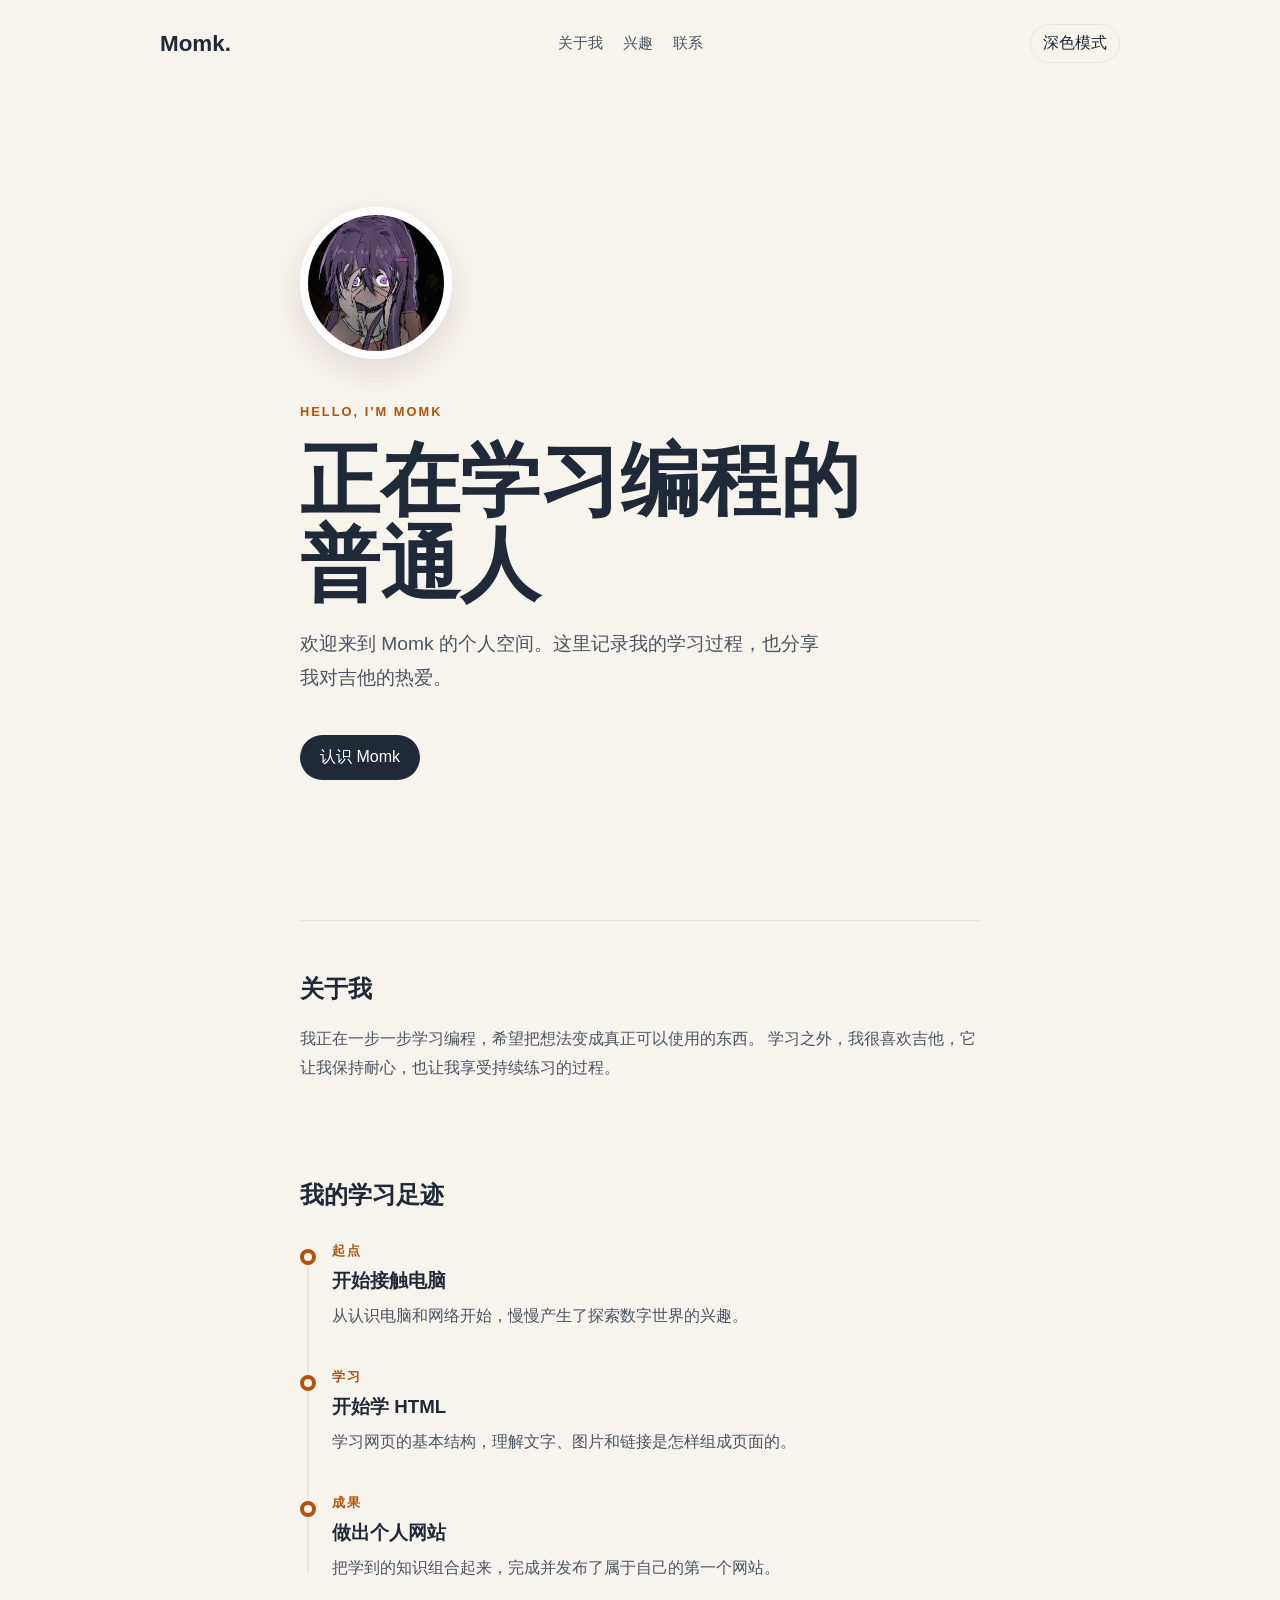
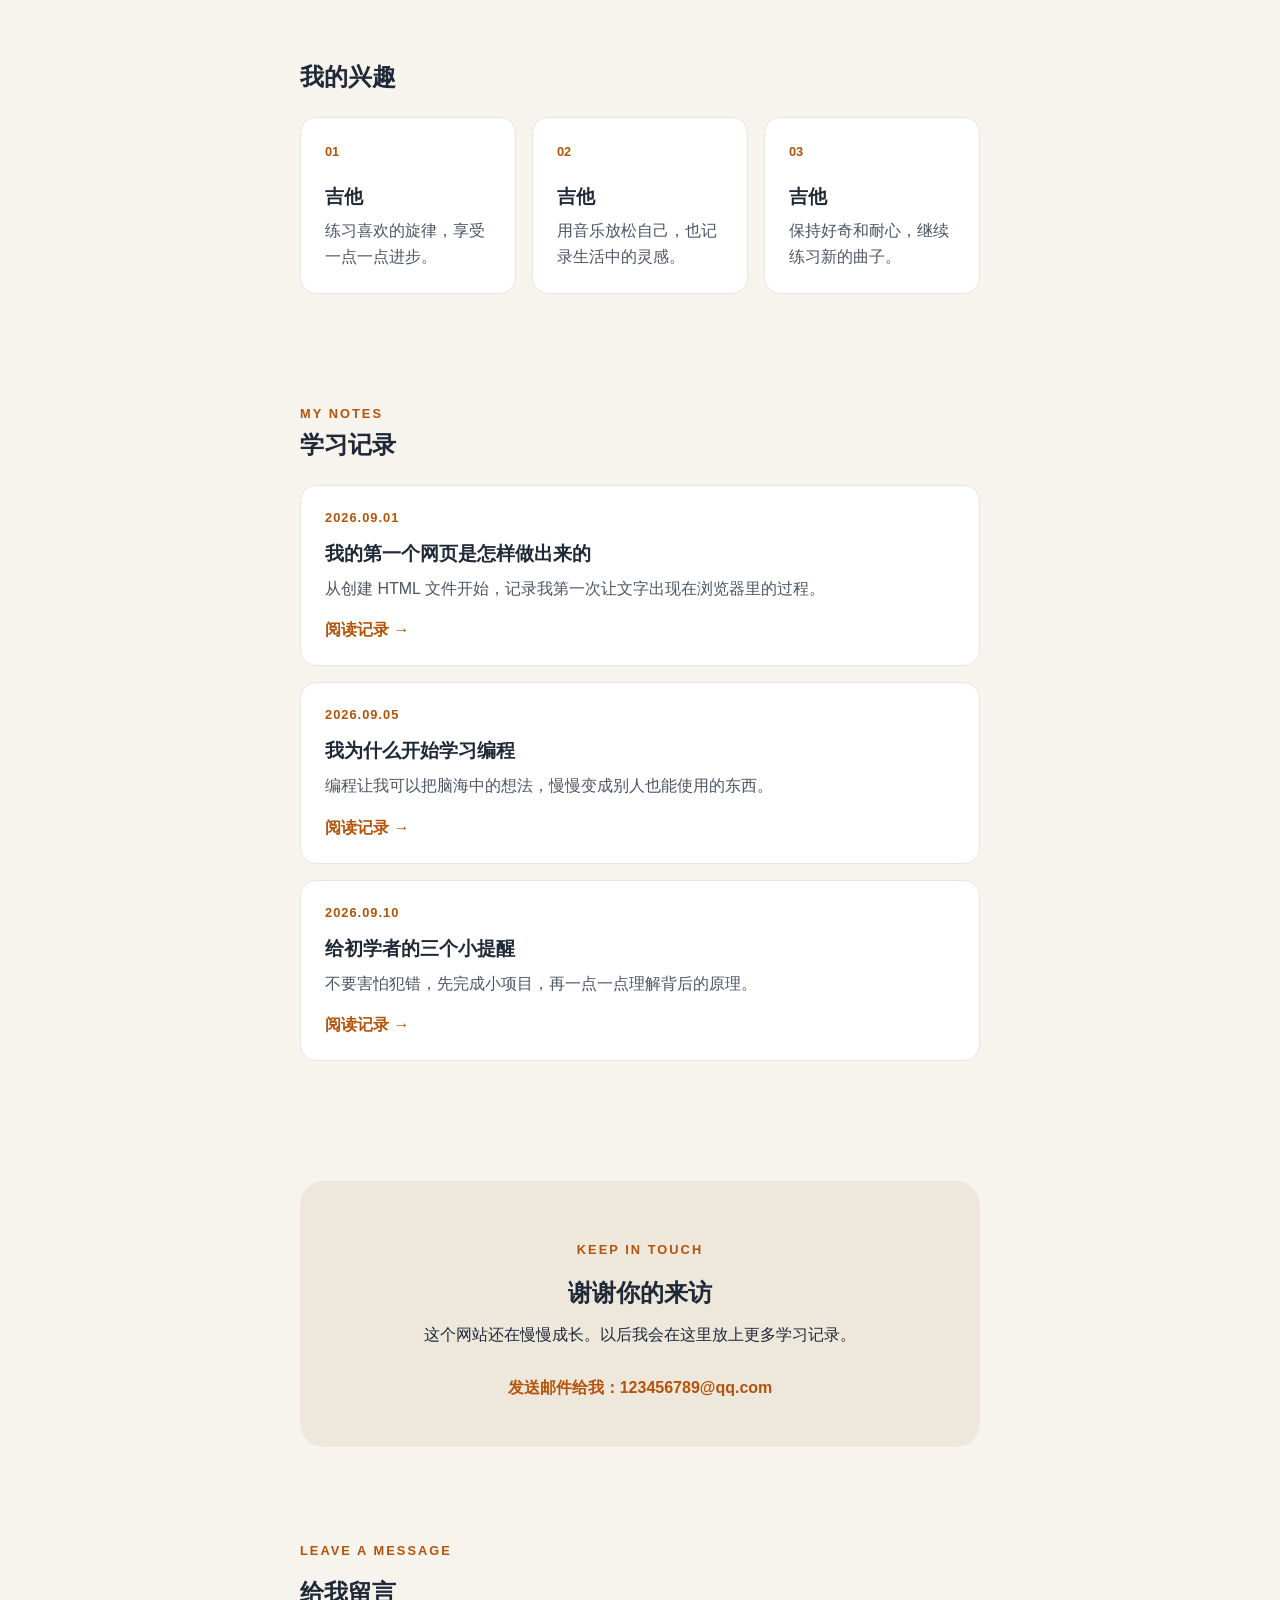
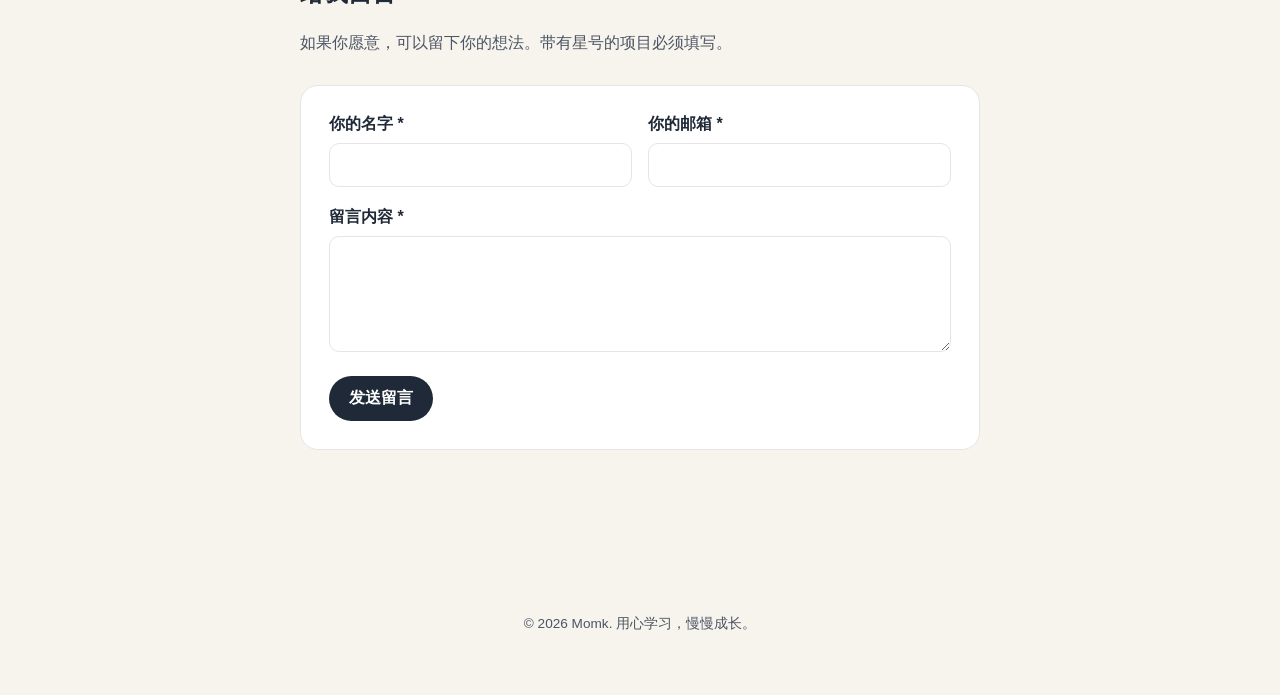
<file: index.html>
<!doctype html>
<html lang="zh-CN">
  <head>
    <meta charset="UTF-8">
    <meta name="viewport" content="width=device-width, initial-scale=1.0">
    <title>Momk | 个人网站</title>
    <meta
      name="description"
      content="Momk 的个人网站，记录编程学习和对吉他的热爱。"
    >
    <meta property="og:type" content="website">
    <meta property="og:title" content="Momk | 个人网站">
    <meta property="og:description" content="Momk 的个人网站，记录编程学习和对吉他的热爱。">
    <meta property="og:url" content="https://iqob99.github.io/my-life-website/">
    <meta property="og:site_name" content="Momk 的个人网站">
    <meta property="og:image" content="https://iqob99.github.io/my-life-website/pic1.jpg">
    <meta name="twitter:card" content="summary_large_image">
    <meta name="twitter:image" content="https://iqob99.github.io/my-life-website/pic1.jpg">
    <link rel="canonical" href="https://iqob99.github.io/my-life-website/">
    <link rel="stylesheet" href="style.css?v=22">
  </head>
  <body>
    <a class="skip-link" href="#main-content">跳到主要内容</a>
    <header class="site-header">
      <a class="logo" href="#">Momk.</a>
      <nav aria-label="主要导航">
        <a href="#about">关于我</a>
        <a href="#interests">兴趣</a>
        <a href="#contact">联系</a>
      </nav>
      <button class="theme-toggle" type="button" aria-pressed="false">
        深色模式
      </button>
    </header>

    <main id="main-content" class="page">
      <button class="profile-button" type="button" aria-label="放大查看 Momk 的个人照片">
        <img class="profile-image" src="pic1.jpg" alt="Momk 的个人照片">
      </button>
      <p class="eyebrow">HELLO, I'M MOMK</p>
      <h1>正在学习编程的普通人</h1>
      <p class="intro">
        欢迎来到 Momk 的个人空间。这里记录我的学习过程，也分享我对吉他的热爱。
      </p>
      <a class="button" href="#about">认识 Momk</a>

      <section id="about" class="about">
        <h2>关于我</h2>
        <p>
          我正在一步一步学习编程，希望把想法变成真正可以使用的东西。
          学习之外，我很喜欢吉他，它让我保持耐心，也让我享受持续练习的过程。
        </p>
      </section>

      <section class="journey" aria-labelledby="journey-title">
        <h2 id="journey-title">我的学习足迹</h2>
        <ol class="timeline">
          <li class="timeline-item">
            <span class="timeline-marker" aria-hidden="true"></span>
            <p class="timeline-label">起点</p>
            <h3>开始接触电脑</h3>
            <p>从认识电脑和网络开始，慢慢产生了探索数字世界的兴趣。</p>
          </li>
          <li class="timeline-item">
            <span class="timeline-marker" aria-hidden="true"></span>
            <p class="timeline-label">学习</p>
            <h3>开始学 HTML</h3>
            <p>学习网页的基本结构，理解文字、图片和链接是怎样组成页面的。</p>
          </li>
          <li class="timeline-item">
            <span class="timeline-marker" aria-hidden="true"></span>
            <p class="timeline-label">成果</p>
            <h3>做出个人网站</h3>
            <p>把学到的知识组合起来，完成并发布了属于自己的第一个网站。</p>
          </li>
        </ol>
      </section>

      <section id="interests" class="interests" aria-labelledby="interests-title">
        <h2 id="interests-title">我的兴趣</h2>
        <div class="interest-list">
          <article class="interest-card">
            <span class="interest-number">01</span>
            <h3>吉他</h3>
            <p>练习喜欢的旋律，享受一点一点进步。</p>
          </article>
          <article class="interest-card">
            <span class="interest-number">02</span>
            <h3>吉他</h3>
            <p>用音乐放松自己，也记录生活中的灵感。</p>
          </article>
          <article class="interest-card">
            <span class="interest-number">03</span>
            <h3>吉他</h3>
            <p>保持好奇和耐心，继续练习新的曲子。</p>
          </article>
        </div>
      </section>

      <section class="blog" aria-labelledby="blog-title">
        <div class="section-heading">
          <p class="eyebrow">MY NOTES</p>
          <h2 id="blog-title">学习记录</h2>
        </div>
        <div class="article-list">
          <article class="article-card">
            <p class="article-date">2026.09.01</p>
            <h3>我的第一个网页是怎样做出来的</h3>
            <p>从创建 HTML 文件开始，记录我第一次让文字出现在浏览器里的过程。</p>
            <a href="posts/first-webpage.html">阅读记录 <span aria-hidden="true">→</span></a>
          </article>
          <article class="article-card">
            <p class="article-date">2026.09.05</p>
            <h3>我为什么开始学习编程</h3>
            <p>编程让我可以把脑海中的想法，慢慢变成别人也能使用的东西。</p>
            <a href="posts/why-coding.html">阅读记录 <span aria-hidden="true">→</span></a>
          </article>
          <article class="article-card">
            <p class="article-date">2026.09.10</p>
            <h3>给初学者的三个小提醒</h3>
            <p>不要害怕犯错，先完成小项目，再一点一点理解背后的原理。</p>
            <a href="posts/beginner-tips.html">阅读记录 <span aria-hidden="true">→</span></a>
          </article>
        </div>
      </section>

      <section id="contact" class="contact">
        <p class="eyebrow">KEEP IN TOUCH</p>
        <h2>谢谢你的来访</h2>
        <p>这个网站还在慢慢成长。以后我会在这里放上更多学习记录。</p>
        <a class="email-link" href="mailto:123456789@qq.com">
          发送邮件给我：123456789@qq.com
        </a>
      </section>

      <section class="message-section" aria-labelledby="message-title">
        <p class="eyebrow">LEAVE A MESSAGE</p>
        <h2 id="message-title">给我留言</h2>
        <p class="form-note">
          如果你愿意，可以留下你的想法。带有星号的项目必须填写。
        </p>
        <form
          class="message-form"
          action="https://formspree.io/f/xqpkjgvj"
          method="POST"
        >
          <div class="form-row">
            <div class="form-field">
              <label for="name">你的名字 *</label>
              <input id="name" name="name" type="text" required>
            </div>
            <div class="form-field">
              <label for="email">你的邮箱 *</label>
              <input id="email" name="email" type="email" required>
            </div>
          </div>

          <div class="form-field">
            <label for="message">留言内容 *</label>
            <textarea id="message" name="message" rows="5" required></textarea>
          </div>

          <button class="submit-button" type="submit">发送留言</button>
        </form>
      </section>
    </main>

    <dialog class="image-dialog">
      <button class="dialog-close" type="button" aria-label="关闭大图">×</button>
      <img src="pic1.jpg" alt="Momk 的个人照片">
    </dialog>

    <footer class="site-footer">
      <p>© 2026 Momk. 用心学习，慢慢成长。</p>
    </footer>

    <button class="back-to-top" type="button">回到顶部 ↑</button>
    <script src="script.js"></script>
  </body>
</html>
</file>
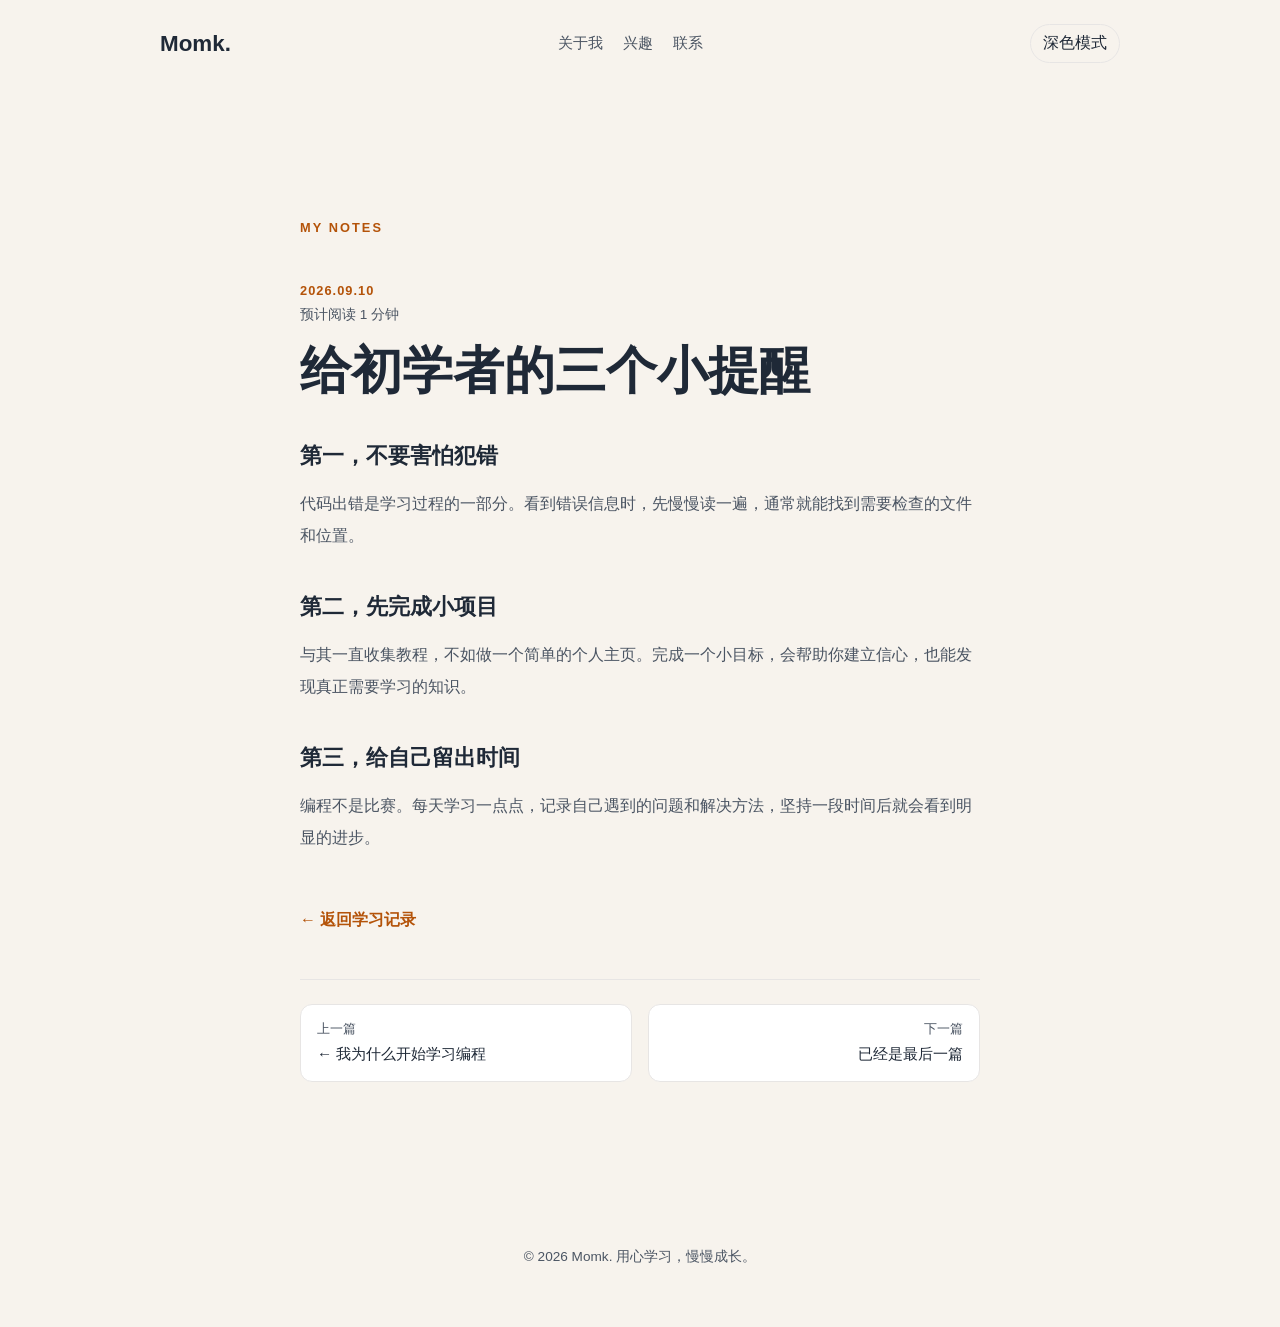
<file: posts/beginner-tips.html>
<!doctype html>
<html lang="zh-CN">
  <head>
    <meta charset="UTF-8">
    <meta name="viewport" content="width=device-width, initial-scale=1.0">
    <title>给初学者的三个小提醒 | Momk</title>
    <meta name="description" content="给刚开始学习编程的人的三个小提醒。">
    <meta property="og:type" content="article">
    <meta property="og:title" content="给初学者的三个小提醒 | Momk">
    <meta property="og:description" content="给刚开始学习编程的人的三个小提醒。">
    <meta property="og:url" content="https://iqob99.github.io/my-life-website/posts/beginner-tips.html">
    <meta property="og:site_name" content="Momk 的个人网站">
    <meta property="og:image" content="https://iqob99.github.io/my-life-website/pic1.jpg">
    <meta name="twitter:card" content="summary_large_image">
    <meta name="twitter:image" content="https://iqob99.github.io/my-life-website/pic1.jpg">
    <meta property="article:published_time" content="2026-09-10">
    <link rel="canonical" href="https://iqob99.github.io/my-life-website/posts/beginner-tips.html">
    <link rel="stylesheet" href="../style.css?v=22">
  </head>
  <body>
    <a class="skip-link" href="#main-content">跳到主要内容</a>
    <div class="reading-progress" role="progressbar" aria-label="文章阅读进度" aria-valuemin="0" aria-valuemax="100" aria-valuenow="0"></div>
    <header class="site-header">
      <a class="logo" href="../index.html">Momk.</a>
      <nav aria-label="主要导航">
        <a href="../index.html#about">关于我</a>
        <a href="../index.html#interests">兴趣</a>
        <a href="../index.html#contact">联系</a>
      </nav>
      <button class="theme-toggle" type="button" aria-pressed="false">深色模式</button>
    </header>
    <main id="main-content" class="page article-detail">
      <p class="eyebrow">MY NOTES</p>
      <p class="article-date">2026.09.10</p>
      <p class="reading-time">正在计算阅读时间……</p>
      <h1>给初学者的三个小提醒</h1>
      <div class="article-body">
        <h2>第一，不要害怕犯错</h2>
        <p>代码出错是学习过程的一部分。看到错误信息时，先慢慢读一遍，通常就能找到需要检查的文件和位置。</p>
        <h2>第二，先完成小项目</h2>
        <p>与其一直收集教程，不如做一个简单的个人主页。完成一个小目标，会帮助你建立信心，也能发现真正需要学习的知识。</p>
        <h2>第三，给自己留出时间</h2>
        <p>编程不是比赛。每天学习一点点，记录自己遇到的问题和解决方法，坚持一段时间后就会看到明显的进步。</p>
      </div>
      <a class="back-link" href="../index.html#blog-title">← 返回学习记录</a>
      <nav class="article-navigation" aria-label="文章导航">
        <a href="why-coding.html">
          <small>上一篇</small>
          ← 我为什么开始学习编程
        </a>
        <a href="../index.html#blog-title">
          <small>下一篇</small>
          已经是最后一篇
        </a>
      </nav>
    </main>
    <footer class="site-footer">
      <p>© 2026 Momk. 用心学习，慢慢成长。</p>
    </footer>
    <button class="back-to-top" type="button">回到顶部 ↑</button>
    <script src="../script.js"></script>
  </body>
</html>
</file>
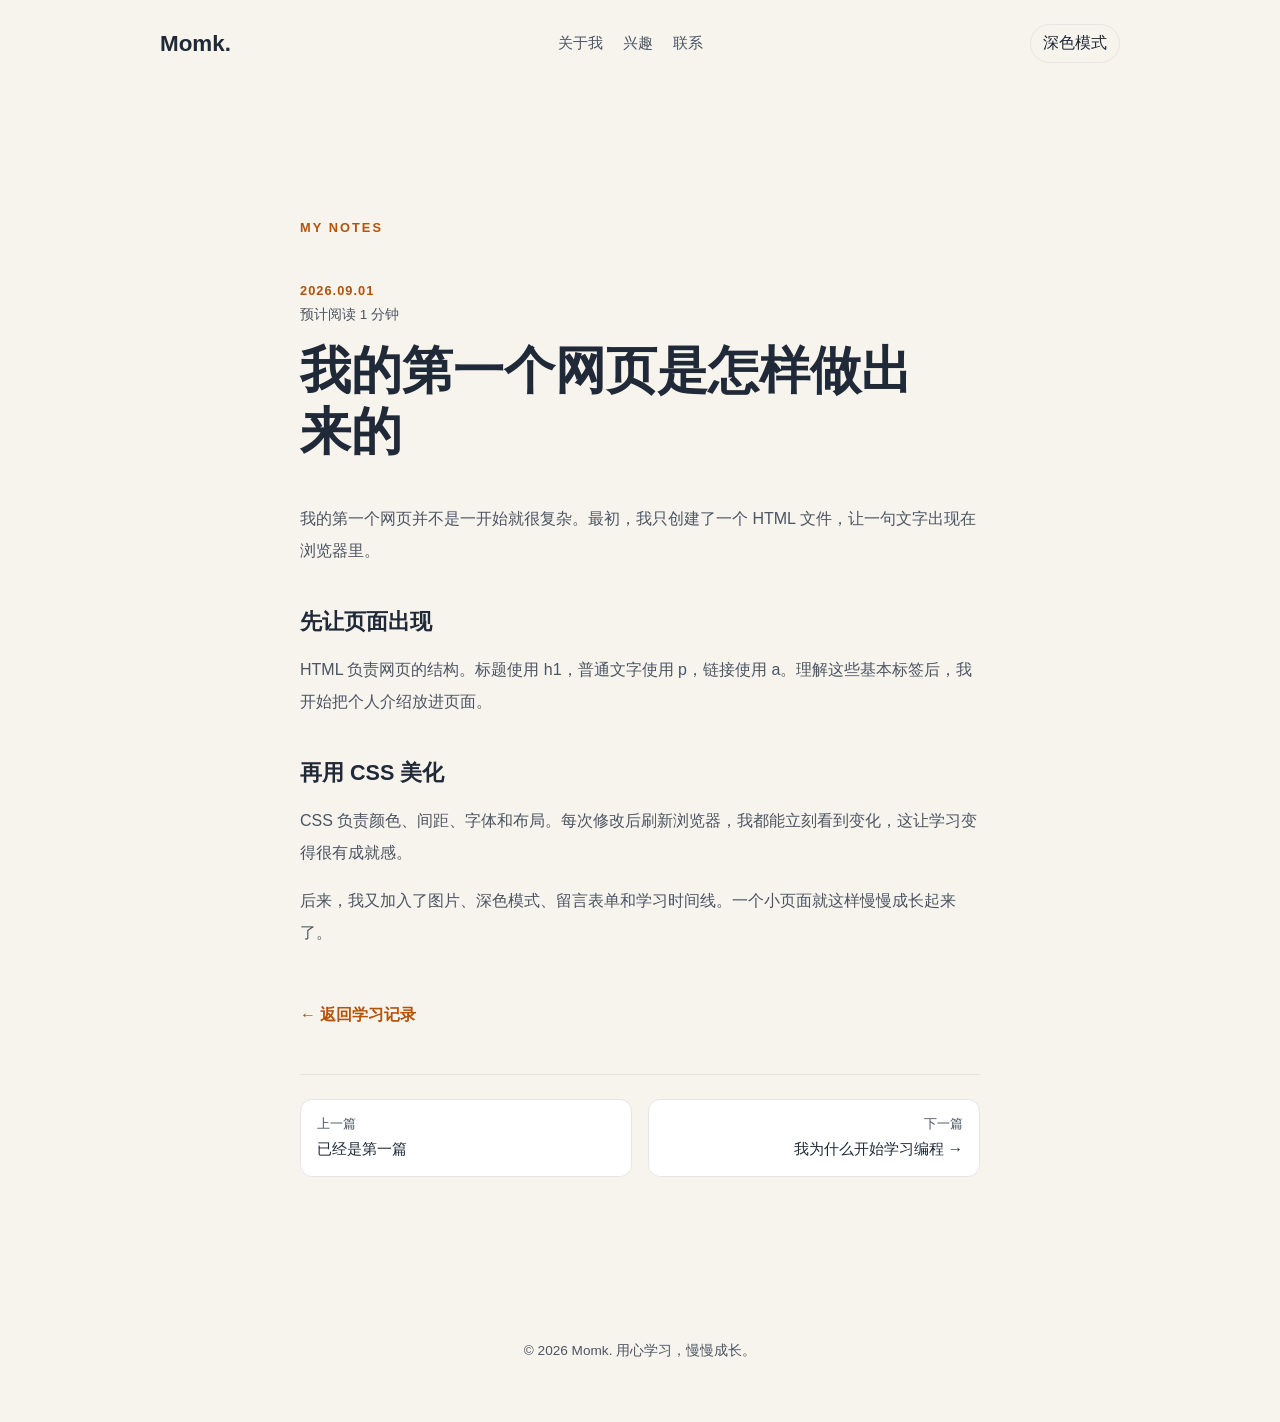
<file: posts/first-webpage.html>
<!doctype html>
<html lang="zh-CN">
  <head>
    <meta charset="UTF-8">
    <meta name="viewport" content="width=device-width, initial-scale=1.0">
    <title>我的第一个网页是怎样做出来的 | Momk</title>
    <meta name="description" content="记录 Momk 第一次制作个人网页的过程。">
    <meta property="og:type" content="article">
    <meta property="og:title" content="我的第一个网页是怎样做出来的 | Momk">
    <meta property="og:description" content="记录 Momk 第一次制作个人网页的过程。">
    <meta property="og:url" content="https://iqob99.github.io/my-life-website/posts/first-webpage.html">
    <meta property="og:site_name" content="Momk 的个人网站">
    <meta property="og:image" content="https://iqob99.github.io/my-life-website/pic1.jpg">
    <meta name="twitter:card" content="summary_large_image">
    <meta name="twitter:image" content="https://iqob99.github.io/my-life-website/pic1.jpg">
    <meta property="article:published_time" content="2026-09-01">
    <link rel="canonical" href="https://iqob99.github.io/my-life-website/posts/first-webpage.html">
    <link rel="stylesheet" href="../style.css?v=22">
  </head>
  <body>
    <a class="skip-link" href="#main-content">跳到主要内容</a>
    <div class="reading-progress" role="progressbar" aria-label="文章阅读进度" aria-valuemin="0" aria-valuemax="100" aria-valuenow="0"></div>
    <header class="site-header">
      <a class="logo" href="../index.html">Momk.</a>
      <nav aria-label="主要导航">
        <a href="../index.html#about">关于我</a>
        <a href="../index.html#interests">兴趣</a>
        <a href="../index.html#contact">联系</a>
      </nav>
      <button class="theme-toggle" type="button" aria-pressed="false">深色模式</button>
    </header>
    <main id="main-content" class="page article-detail">
      <p class="eyebrow">MY NOTES</p>
      <p class="article-date">2026.09.01</p>
      <p class="reading-time">正在计算阅读时间……</p>
      <h1>我的第一个网页是怎样做出来的</h1>
      <div class="article-body">
        <p>我的第一个网页并不是一开始就很复杂。最初，我只创建了一个 HTML 文件，让一句文字出现在浏览器里。</p>
        <h2>先让页面出现</h2>
        <p>HTML 负责网页的结构。标题使用 h1，普通文字使用 p，链接使用 a。理解这些基本标签后，我开始把个人介绍放进页面。</p>
        <h2>再用 CSS 美化</h2>
        <p>CSS 负责颜色、间距、字体和布局。每次修改后刷新浏览器，我都能立刻看到变化，这让学习变得很有成就感。</p>
        <p>后来，我又加入了图片、深色模式、留言表单和学习时间线。一个小页面就这样慢慢成长起来了。</p>
      </div>
      <a class="back-link" href="../index.html#blog-title">← 返回学习记录</a>
      <nav class="article-navigation" aria-label="文章导航">
        <a href="../index.html#blog-title">
          <small>上一篇</small>
          已经是第一篇
        </a>
        <a href="why-coding.html">
          <small>下一篇</small>
          我为什么开始学习编程 →
        </a>
      </nav>
    </main>
    <footer class="site-footer">
      <p>© 2026 Momk. 用心学习，慢慢成长。</p>
    </footer>
    <button class="back-to-top" type="button">回到顶部 ↑</button>
    <script src="../script.js"></script>
  </body>
</html>
</file>
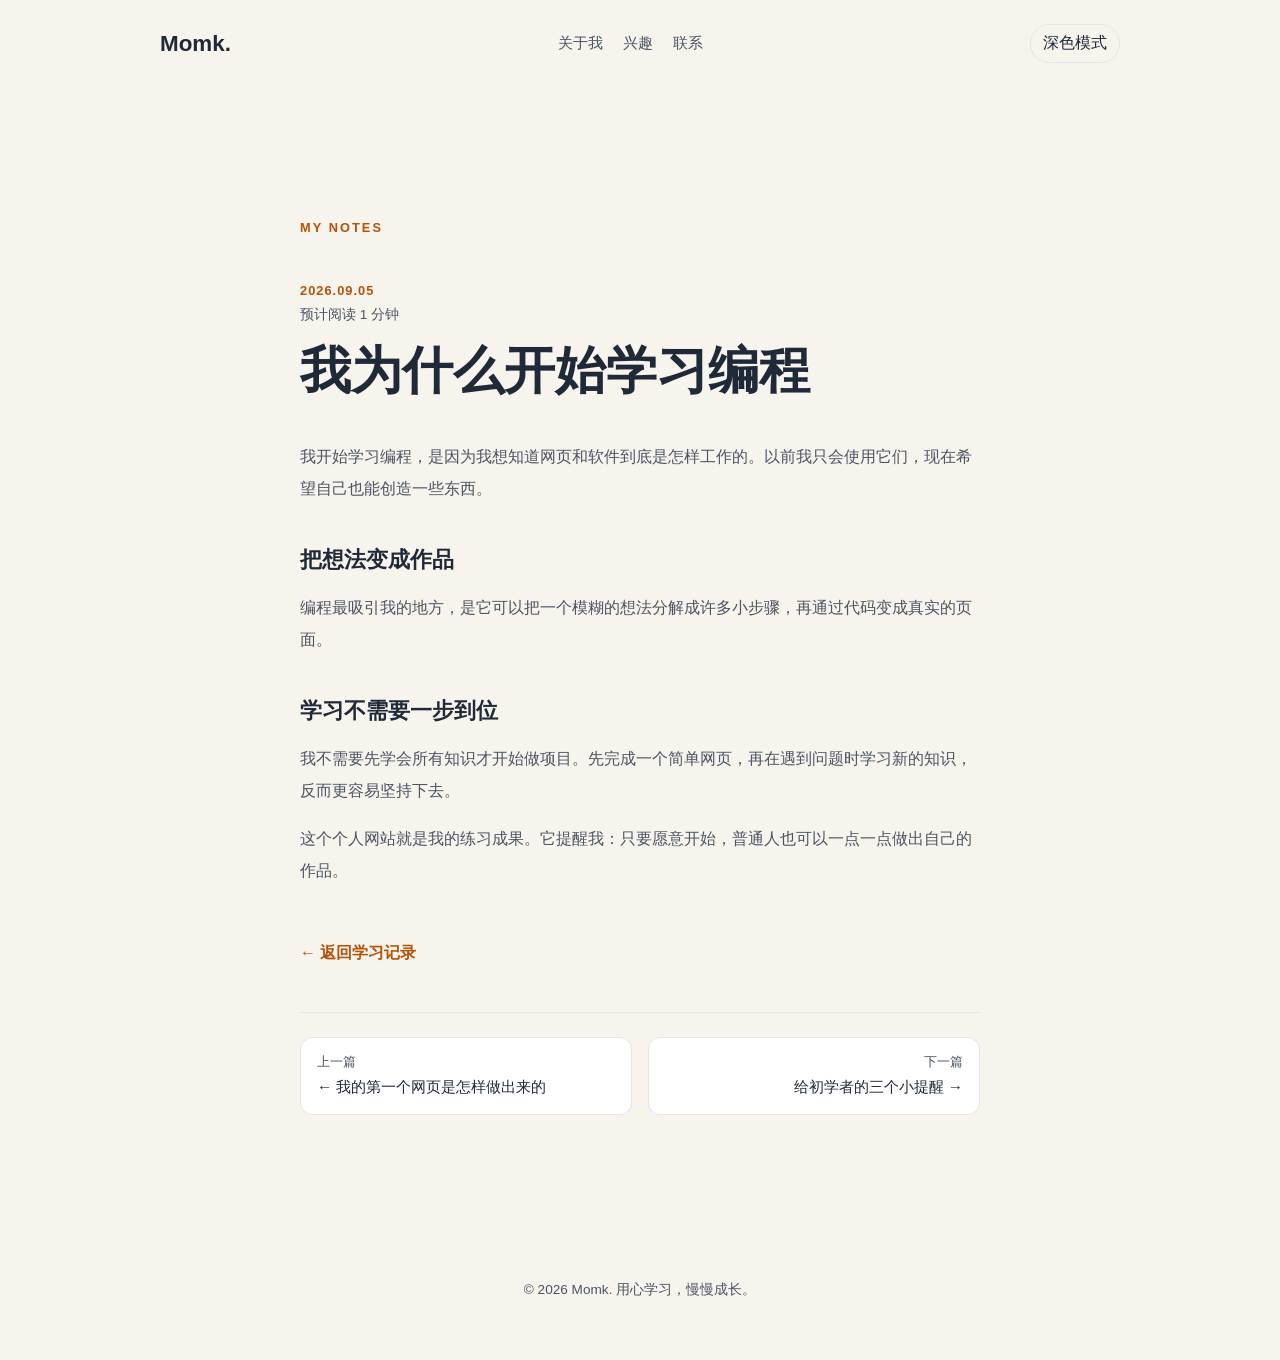
<file: posts/why-coding.html>
<!doctype html>
<html lang="zh-CN">
  <head>
    <meta charset="UTF-8">
    <meta name="viewport" content="width=device-width, initial-scale=1.0">
    <title>我为什么开始学习编程 | Momk</title>
    <meta name="description" content="记录 Momk 开始学习编程的原因。">
    <meta property="og:type" content="article">
    <meta property="og:title" content="我为什么开始学习编程 | Momk">
    <meta property="og:description" content="记录 Momk 开始学习编程的原因。">
    <meta property="og:url" content="https://iqob99.github.io/my-life-website/posts/why-coding.html">
    <meta property="og:site_name" content="Momk 的个人网站">
    <meta property="og:image" content="https://iqob99.github.io/my-life-website/pic1.jpg">
    <meta name="twitter:card" content="summary_large_image">
    <meta name="twitter:image" content="https://iqob99.github.io/my-life-website/pic1.jpg">
    <meta property="article:published_time" content="2026-09-05">
    <link rel="canonical" href="https://iqob99.github.io/my-life-website/posts/why-coding.html">
    <link rel="stylesheet" href="../style.css?v=22">
  </head>
  <body>
    <a class="skip-link" href="#main-content">跳到主要内容</a>
    <div class="reading-progress" role="progressbar" aria-label="文章阅读进度" aria-valuemin="0" aria-valuemax="100" aria-valuenow="0"></div>
    <header class="site-header">
      <a class="logo" href="../index.html">Momk.</a>
      <nav aria-label="主要导航">
        <a href="../index.html#about">关于我</a>
        <a href="../index.html#interests">兴趣</a>
        <a href="../index.html#contact">联系</a>
      </nav>
      <button class="theme-toggle" type="button" aria-pressed="false">深色模式</button>
    </header>
    <main id="main-content" class="page article-detail">
      <p class="eyebrow">MY NOTES</p>
      <p class="article-date">2026.09.05</p>
      <p class="reading-time">正在计算阅读时间……</p>
      <h1>我为什么开始学习编程</h1>
      <div class="article-body">
        <p>我开始学习编程，是因为我想知道网页和软件到底是怎样工作的。以前我只会使用它们，现在希望自己也能创造一些东西。</p>
        <h2>把想法变成作品</h2>
        <p>编程最吸引我的地方，是它可以把一个模糊的想法分解成许多小步骤，再通过代码变成真实的页面。</p>
        <h2>学习不需要一步到位</h2>
        <p>我不需要先学会所有知识才开始做项目。先完成一个简单网页，再在遇到问题时学习新的知识，反而更容易坚持下去。</p>
        <p>这个个人网站就是我的练习成果。它提醒我：只要愿意开始，普通人也可以一点一点做出自己的作品。</p>
      </div>
      <a class="back-link" href="../index.html#blog-title">← 返回学习记录</a>
      <nav class="article-navigation" aria-label="文章导航">
        <a href="first-webpage.html">
          <small>上一篇</small>
          ← 我的第一个网页是怎样做出来的
        </a>
        <a href="beginner-tips.html">
          <small>下一篇</small>
          给初学者的三个小提醒 →
        </a>
      </nav>
    </main>
    <footer class="site-footer">
      <p>© 2026 Momk. 用心学习，慢慢成长。</p>
    </footer>
    <button class="back-to-top" type="button">回到顶部 ↑</button>
    <script src="../script.js"></script>
  </body>
</html>
</file>
<file: style.css>
:root {
  --text-color: #1f2937;
  --muted-color: #4b5563;
  --page-background: #f7f3ed;
  --card-background: #ffffff;
  --border-color: #e7e5e4;
  --contact-background: #eee7dc;
  --accent-color: #b45309;
  --button-text-color: #ffffff;
  color: var(--text-color);
  background: var(--page-background);
  font-family: "Microsoft YaHei", sans-serif;
}

.dark-mode {
  --text-color: #f3f4f6;
  --muted-color: #d1d5db;
  --page-background: #1f2937;
  --card-background: #374151;
  --border-color: #4b5563;
  --contact-background: #374151;
  --accent-color: #fbbf24;
  --button-text-color: #111827;
}

* {
  box-sizing: border-box;
}

body {
  margin: 0;
  overflow-x: hidden;
  color: var(--text-color);
  background: var(--page-background);
  transition: color 200ms ease, background-color 200ms ease;
}

.skip-link {
  position: fixed;
  top: 12px;
  left: 12px;
  z-index: 20;
  padding: 10px 14px;
  color: var(--button-text-color);
  background: var(--text-color);
  border-radius: 8px;
  text-decoration: none;
  transform: translateY(-160%);
  transition: transform 200ms ease;
}

.skip-link:focus {
  transform: translateY(0);
}

.reading-progress {
  position: fixed;
  z-index: 10;
  top: 0;
  left: 0;
  width: 0;
  height: 4px;
  background: var(--accent-color);
  transition: width 100ms ease-out;
}

.back-to-top {
  position: fixed;
  right: 24px;
  bottom: 24px;
  z-index: 5;
  padding: 10px 14px;
  color: var(--button-text-color);
  background: var(--text-color);
  border: 0;
  border-radius: 999px;
  cursor: pointer;
  font: inherit;
  font-weight: 700;
  opacity: 0;
  pointer-events: none;
  transform: translateY(8px);
  transition: opacity 200ms ease, transform 200ms ease, background-color 200ms ease;
}

.back-to-top.is-visible {
  opacity: 1;
  pointer-events: auto;
  transform: translateY(0);
}

.back-to-top:hover,
.back-to-top:focus-visible {
  background: var(--accent-color);
}

@keyframes page-enter {
  from {
    opacity: 0;
    transform: translateY(16px);
  }

  to {
    opacity: 1;
    transform: translateY(0);
  }
}

.site-header {
  display: flex;
  align-items: center;
  justify-content: space-between;
  min-width: 0;
  width: min(960px, calc(100% - 40px));
  margin: 0 auto;
  padding: 24px 0;
  animation: page-enter 600ms ease both;
}

.logo {
  color: var(--text-color);
  font-size: 1.4rem;
  font-weight: 700;
  text-decoration: none;
}

nav {
  display: flex;
  gap: 20px;
  flex-wrap: wrap;
}

nav a {
  color: var(--muted-color);
  font-size: 0.95rem;
  text-decoration: none;
}

nav a:hover,
nav a:focus-visible {
  color: var(--accent-color);
}

.theme-toggle {
  padding: 8px 12px;
  color: var(--text-color);
  background: transparent;
  border: 1px solid var(--border-color);
  border-radius: 999px;
  cursor: pointer;
  font: inherit;
}

.theme-toggle:hover,
.theme-toggle:focus-visible {
  color: var(--accent-color);
  border-color: var(--accent-color);
}

.page {
  width: min(680px, calc(100% - 40px));
  margin: 0 auto;
  padding: 120px 0;
  animation: page-enter 700ms 120ms ease both;
}

.error-page {
  min-height: 65vh;
  display: grid;
  align-content: center;
  justify-items: start;
}

.error-code {
  margin: 0;
  color: var(--accent-color);
  font-size: clamp(4rem, 16vw, 8rem);
  line-height: 0.9;
}

.error-page h1 {
  margin-top: 32px;
}

.error-page p {
  max-width: 520px;
  color: var(--muted-color);
  line-height: 1.8;
}

.error-actions {
  display: flex;
  flex-wrap: wrap;
  gap: 12px;
  margin-top: 16px;
}

.error-actions .button {
  margin-top: 0;
}

.secondary-button {
  display: inline-block;
  padding: 12px 20px;
  color: var(--text-color);
  border: 1px solid var(--border-color);
  border-radius: 999px;
  text-decoration: none;
}

.secondary-button:hover,
.secondary-button:focus-visible {
  color: var(--accent-color);
  border-color: var(--accent-color);
}

.profile-image {
  display: block;
  width: 152px;
  height: 152px;
  margin-bottom: 32px;
  object-fit: cover;
  border: 8px solid var(--card-background);
  border-radius: 50%;
  box-shadow: 0 12px 30px rgb(68 51 35 / 12%);
}

.profile-button {
  display: block;
  padding: 0;
  background: transparent;
  border: 0;
  border-radius: 50%;
  cursor: zoom-in;
}

.profile-button:focus-visible {
  outline: 3px solid var(--accent-color);
  outline-offset: 6px;
}

.profile-button .profile-image {
  margin-bottom: 32px;
}

.image-dialog {
  position: relative;
  width: min(90vw, 720px);
  padding: 48px 16px 16px;
  background: var(--page-background);
  border: 1px solid var(--border-color);
  border-radius: 18px;
}

.image-dialog::backdrop {
  background: rgb(15 23 42 / 75%);
}

.image-dialog img {
  display: block;
  width: 100%;
  max-height: 75vh;
  object-fit: contain;
  border-radius: 10px;
}

.dialog-close {
  position: absolute;
  top: 12px;
  right: 16px;
  width: 36px;
  height: 36px;
  color: var(--text-color);
  background: transparent;
  border: 1px solid var(--border-color);
  border-radius: 50%;
  cursor: pointer;
  font-size: 1.5rem;
  line-height: 1;
}

.dialog-close:hover,
.dialog-close:focus-visible {
  color: var(--accent-color);
  border-color: var(--accent-color);
}

.eyebrow {
  color: var(--accent-color);
  font-size: 0.8rem;
  font-weight: 700;
  letter-spacing: 0.16em;
}

h1 {
  max-width: 620px;
  margin: 20px 0;
  font-size: clamp(2.5rem, 8vw, 5rem);
  line-height: 1.05;
}

.intro {
  max-width: 520px;
  color: var(--muted-color);
  font-size: 1.2rem;
  line-height: 1.8;
}

.button {
  display: inline-block;
  margin-top: 20px;
  padding: 12px 20px;
  color: var(--button-text-color);
  background: var(--text-color);
  border-radius: 999px;
  text-decoration: none;
}

.button:hover,
.button:focus-visible {
  background: var(--accent-color);
}

.about {
  margin-top: 140px;
  padding-top: 32px;
  border-top: 1px solid var(--border-color);
}

.about p {
  color: var(--muted-color);
  line-height: 1.8;
}

.journey {
  margin-top: 96px;
}

.timeline {
  position: relative;
  margin: 32px 0 0;
  padding: 0 0 0 32px;
  list-style: none;
}

.timeline::before {
  position: absolute;
  top: 8px;
  bottom: 8px;
  left: 7px;
  width: 2px;
  background: var(--border-color);
  content: "";
}

.timeline-item {
  position: relative;
  padding: 0 0 40px;
}

.timeline-item:last-child {
  padding-bottom: 0;
}

.timeline-marker {
  position: absolute;
  top: 6px;
  left: -32px;
  width: 16px;
  height: 16px;
  background: var(--page-background);
  border: 4px solid var(--accent-color);
  border-radius: 50%;
}

.timeline-label {
  margin: 0 0 8px;
  color: var(--accent-color);
  font-size: 0.8rem;
  font-weight: 700;
  letter-spacing: 0.12em;
}

.timeline-item h3 {
  margin: 0 0 8px;
}

.timeline-item > p:last-child {
  margin: 0;
  color: var(--muted-color);
  line-height: 1.7;
}

.interests {
  margin-top: 80px;
}

.blog {
  margin-top: 112px;
}

.section-heading {
  margin-bottom: 24px;
}

.section-heading .eyebrow {
  margin-bottom: 8px;
}

.section-heading h2 {
  margin: 0;
}

.article-list {
  display: grid;
  gap: 16px;
}

.article-card {
  padding: 24px;
  background: var(--card-background);
  border: 1px solid var(--border-color);
  border-radius: 16px;
}

.article-date {
  margin: 0;
  color: var(--accent-color);
  font-size: 0.8rem;
  font-weight: 700;
  letter-spacing: 0.08em;
}

.reading-time {
  margin: 8px 0 0;
  color: var(--muted-color);
  font-size: 0.85rem;
}

.article-card h3 {
  margin: 16px 0 8px;
  font-size: 1.2rem;
}

.article-card > p:not(.article-date) {
  margin: 0;
  color: var(--muted-color);
  line-height: 1.7;
}

.article-card a {
  display: inline-block;
  margin-top: 18px;
  color: var(--accent-color);
  font-weight: 700;
  text-decoration: none;
}

.article-card a:hover,
.article-card a:focus-visible {
  color: var(--text-color);
  text-decoration: underline;
}

.article-detail h1 {
  margin: 16px 0;
  font-size: clamp(2rem, 6vw, 3.2rem);
  line-height: 1.2;
}

.article-detail .article-date {
  margin-top: 48px;
}

.article-body {
  margin-top: 40px;
}

.article-body p {
  color: var(--muted-color);
  line-height: 2;
}

.article-body h2 {
  margin-top: 40px;
  font-size: 1.35rem;
}

.back-link {
  display: inline-block;
  margin-top: 40px;
  color: var(--accent-color);
  font-weight: 700;
  text-decoration: none;
}

.back-link:hover,
.back-link:focus-visible {
  color: var(--text-color);
  text-decoration: underline;
}

.article-navigation {
  display: grid;
  grid-template-columns: 1fr 1fr;
  gap: 16px;
  margin-top: 48px;
  padding-top: 24px;
  border-top: 1px solid var(--border-color);
}

.article-navigation a {
  min-width: 0;
  padding: 16px;
  color: var(--text-color);
  background: var(--card-background);
  border: 1px solid var(--border-color);
  border-radius: 12px;
  overflow-wrap: anywhere;
  text-decoration: none;
}

.article-navigation a:last-child {
  text-align: right;
}

.article-navigation a:hover,
.article-navigation a:focus-visible {
  color: var(--accent-color);
  border-color: var(--accent-color);
}

.article-navigation small {
  display: block;
  margin-bottom: 6px;
  color: var(--muted-color);
  font-size: 0.8rem;
}

.interests h2,
.contact h2 {
  margin-bottom: 0;
}

.interest-list {
  display: grid;
  grid-template-columns: repeat(3, 1fr);
  gap: 16px;
  margin-top: 24px;
}

.interest-card {
  padding: 24px;
  background: var(--card-background);
  border: 1px solid var(--border-color);
  border-radius: 16px;
}

.interest-number {
  color: var(--accent-color);
  font-size: 0.8rem;
  font-weight: 700;
}

.interest-card h3 {
  margin: 24px 0 8px;
}

.interest-card p {
  margin: 0;
  color: var(--muted-color);
  line-height: 1.6;
}

.contact {
  margin-top: 120px;
  padding: 48px;
  text-align: center;
  background: var(--contact-background);
  border-radius: 24px;
}

.contact p:last-child {
  color: var(--muted-color);
  line-height: 1.8;
}

.email-link {
  display: inline-block;
  margin-top: 16px;
  color: var(--accent-color);
  font-weight: 700;
  text-decoration: none;
}

.email-link:hover,
.email-link:focus-visible {
  color: var(--text-color);
  text-decoration: underline;
}

.message-section {
  margin-top: 96px;
}

.form-note {
  color: var(--muted-color);
  line-height: 1.7;
}

.message-form {
  display: grid;
  gap: 20px;
  margin-top: 28px;
  padding: 28px;
  background: var(--card-background);
  border: 1px solid var(--border-color);
  border-radius: 18px;
  text-align: left;
}

.form-row {
  display: grid;
  grid-template-columns: repeat(2, 1fr);
  gap: 16px;
}

.form-field {
  display: grid;
  gap: 8px;
}

.message-form label {
  font-weight: 700;
}

.message-form input,
.message-form textarea {
  width: 100%;
  padding: 12px 14px;
  color: var(--text-color);
  background: var(--card-background);
  border: 1px solid var(--border-color);
  border-radius: 10px;
  font: inherit;
}

.message-form textarea {
  resize: vertical;
}

.message-form input:focus,
.message-form textarea:focus {
  outline: 2px solid var(--accent-color);
  outline-offset: 2px;
}

.message-form input:user-invalid,
.message-form textarea:user-invalid {
  border-color: #dc2626;
}

.submit-button {
  justify-self: start;
  margin-top: 4px;
  padding: 12px 20px;
  color: var(--button-text-color);
  background: var(--text-color);
  border: 0;
  border-radius: 999px;
  cursor: pointer;
  font: inherit;
  font-weight: 700;
}

.submit-button:hover,
.submit-button:focus-visible {
  background: var(--accent-color);
}

.site-footer {
  width: min(680px, calc(100% - 40px));
  margin: 0 auto;
  padding: 32px 0 48px;
  color: var(--muted-color);
  font-size: 0.85rem;
  text-align: center;
}

@media (prefers-reduced-motion: reduce) {
  .site-header,
  .page {
    animation: none;
  }

  body {
    scroll-behavior: auto;
    transition: none;
  }

  .back-to-top {
    transition: none;
  }
}

@media (max-width: 640px) {
  .site-header {
    display: grid;
    grid-template-columns: 1fr auto;
    align-items: flex-start;
    gap: 16px;
  }

  nav {
    grid-column: 1 / -1;
    align-items: center;
    gap: 8px;
  }

  .theme-toggle {
    justify-self: end;
  }

  .page {
    padding: 72px 0;
  }

  .article-navigation {
    grid-template-columns: 1fr;
  }

  .article-navigation a:last-child {
    text-align: left;
  }

  .back-to-top {
    right: 16px;
    bottom: 16px;
  }

  .interest-list {
    grid-template-columns: 1fr;
  }

  .contact {
    padding: 32px 24px;
  }

  .form-row {
    grid-template-columns: 1fr;
  }

  .message-form {
    padding: 20px;
  }
}

@media (max-width: 420px) {
  .site-header,
  .page,
  .site-footer {
    width: min(100% - 32px, 680px);
  }

  .page {
    padding: 56px 0;
  }

  .error-page {
    min-height: 60vh;
  }

  h1 {
    font-size: clamp(2.1rem, 12vw, 3.5rem);
  }

  .contact {
    padding: 28px 20px;
  }

  .message-form {
    padding: 16px;
  }
}
</file>
